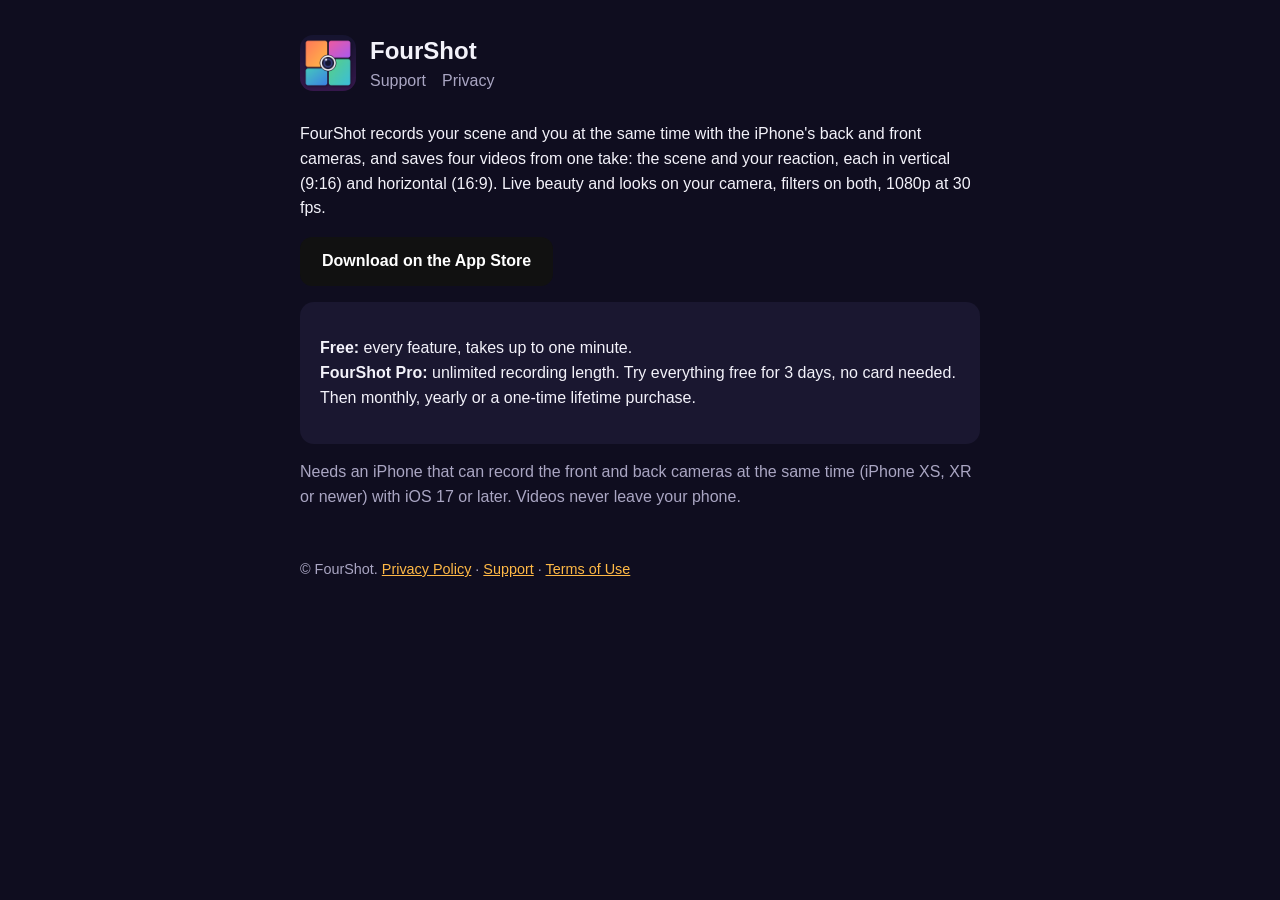
<file: index.html>
<!doctype html>
<html lang="en">
<head>
<meta charset="utf-8">
<meta name="viewport" content="width=device-width, initial-scale=1">
<title>FourShot · Four videos from one take</title>
<meta name="description" content="FourShot records your scene and your reaction at the same time on iPhone: four videos, tall and wide, with live beauty.">
<link rel="stylesheet" href="style.css">
<link rel="icon" href="icon.png">
</head>
<body>
<main>
<header>
  <img src="icon.png" alt="FourShot icon">
  <div><h1>FourShot</h1><nav><a href="support.html">Support</a><a href="privacy.html">Privacy</a></nav></div>
</header>
<p>FourShot records your scene and you at the same time with the iPhone's back and front cameras, and saves four videos from one take: the scene and your reaction, each in vertical (9:16) and horizontal (16:9). Live beauty and looks on your camera, filters on both, 1080p at 30 fps.</p>
<p><a href="https://apps.apple.com/us/app/fourshot/id6825063763" style="display:inline-block;background:#111;color:#fff;padding:12px 22px;border-radius:12px;font-weight:600;text-decoration:none">Download on the App Store</a></p>
<div class="card">
  <p><strong>Free:</strong> every feature, takes up to one minute.<br>
  <strong>FourShot Pro:</strong> unlimited recording length. Try everything free for 3 days, no card needed. Then monthly, yearly or a one-time lifetime purchase.</p>
</div>
<p class="muted">Needs an iPhone that can record the front and back cameras at the same time (iPhone XS, XR or newer) with iOS 17 or later. Videos never leave your phone.</p>
<footer>© FourShot. <a href="privacy.html">Privacy Policy</a> · <a href="support.html">Support</a> · <a href="https://www.apple.com/legal/internet-services/itunes/dev/stdeula/">Terms of Use</a></footer>
</main>
</body>
</html>
</file>
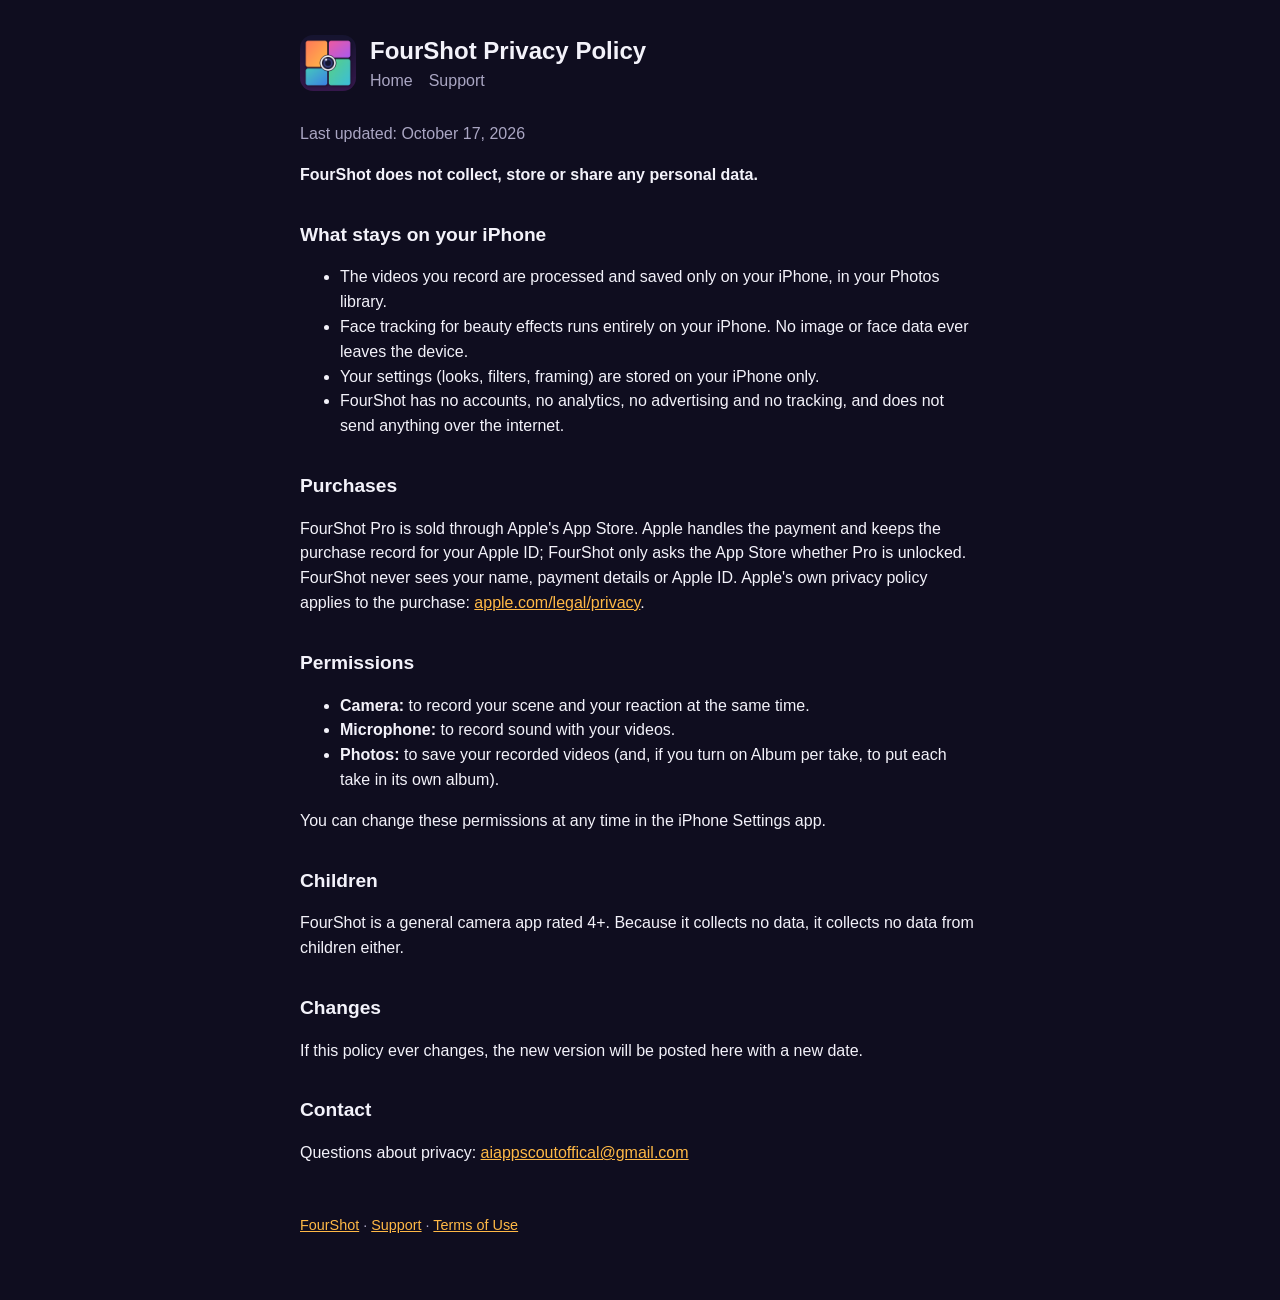
<file: privacy.html>
<!doctype html>
<html lang="en">
<head>
<meta charset="utf-8">
<meta name="viewport" content="width=device-width, initial-scale=1">
<title>FourShot Privacy Policy</title>
<link rel="stylesheet" href="style.css">
<link rel="icon" href="icon.png">
</head>
<body>
<main>
<header>
  <img src="icon.png" alt="FourShot icon">
  <div><h1>FourShot Privacy Policy</h1><nav><a href="index.html">Home</a><a href="support.html">Support</a></nav></div>
</header>
<p class="muted">Last updated: October 17, 2026</p>

<p><strong>FourShot does not collect, store or share any personal data.</strong></p>

<h2>What stays on your iPhone</h2>
<ul>
  <li>The videos you record are processed and saved only on your iPhone, in your Photos library.</li>
  <li>Face tracking for beauty effects runs entirely on your iPhone. No image or face data ever leaves the device.</li>
  <li>Your settings (looks, filters, framing) are stored on your iPhone only.</li>
  <li>FourShot has no accounts, no analytics, no advertising and no tracking, and does not send anything over the internet.</li>
</ul>

<h2>Purchases</h2>
<p>FourShot Pro is sold through Apple's App Store. Apple handles the payment and keeps the purchase record for your Apple ID; FourShot only asks the App Store whether Pro is unlocked. FourShot never sees your name, payment details or Apple ID. Apple's own privacy policy applies to the purchase: <a href="https://www.apple.com/legal/privacy/">apple.com/legal/privacy</a>.</p>

<h2>Permissions</h2>
<ul>
  <li><strong>Camera:</strong> to record your scene and your reaction at the same time.</li>
  <li><strong>Microphone:</strong> to record sound with your videos.</li>
  <li><strong>Photos:</strong> to save your recorded videos (and, if you turn on Album per take, to put each take in its own album).</li>
</ul>
<p>You can change these permissions at any time in the iPhone Settings app.</p>

<h2>Children</h2>
<p>FourShot is a general camera app rated 4+. Because it collects no data, it collects no data from children either.</p>

<h2>Changes</h2>
<p>If this policy ever changes, the new version will be posted here with a new date.</p>

<h2>Contact</h2>
<p>Questions about privacy: <a href="mailto:aiappscoutoffical@gmail.com">aiappscoutoffical@gmail.com</a></p>

<footer><a href="index.html">FourShot</a> · <a href="support.html">Support</a> · <a href="https://www.apple.com/legal/internet-services/itunes/dev/stdeula/">Terms of Use</a></footer>
</main>
</body>
</html>
</file>
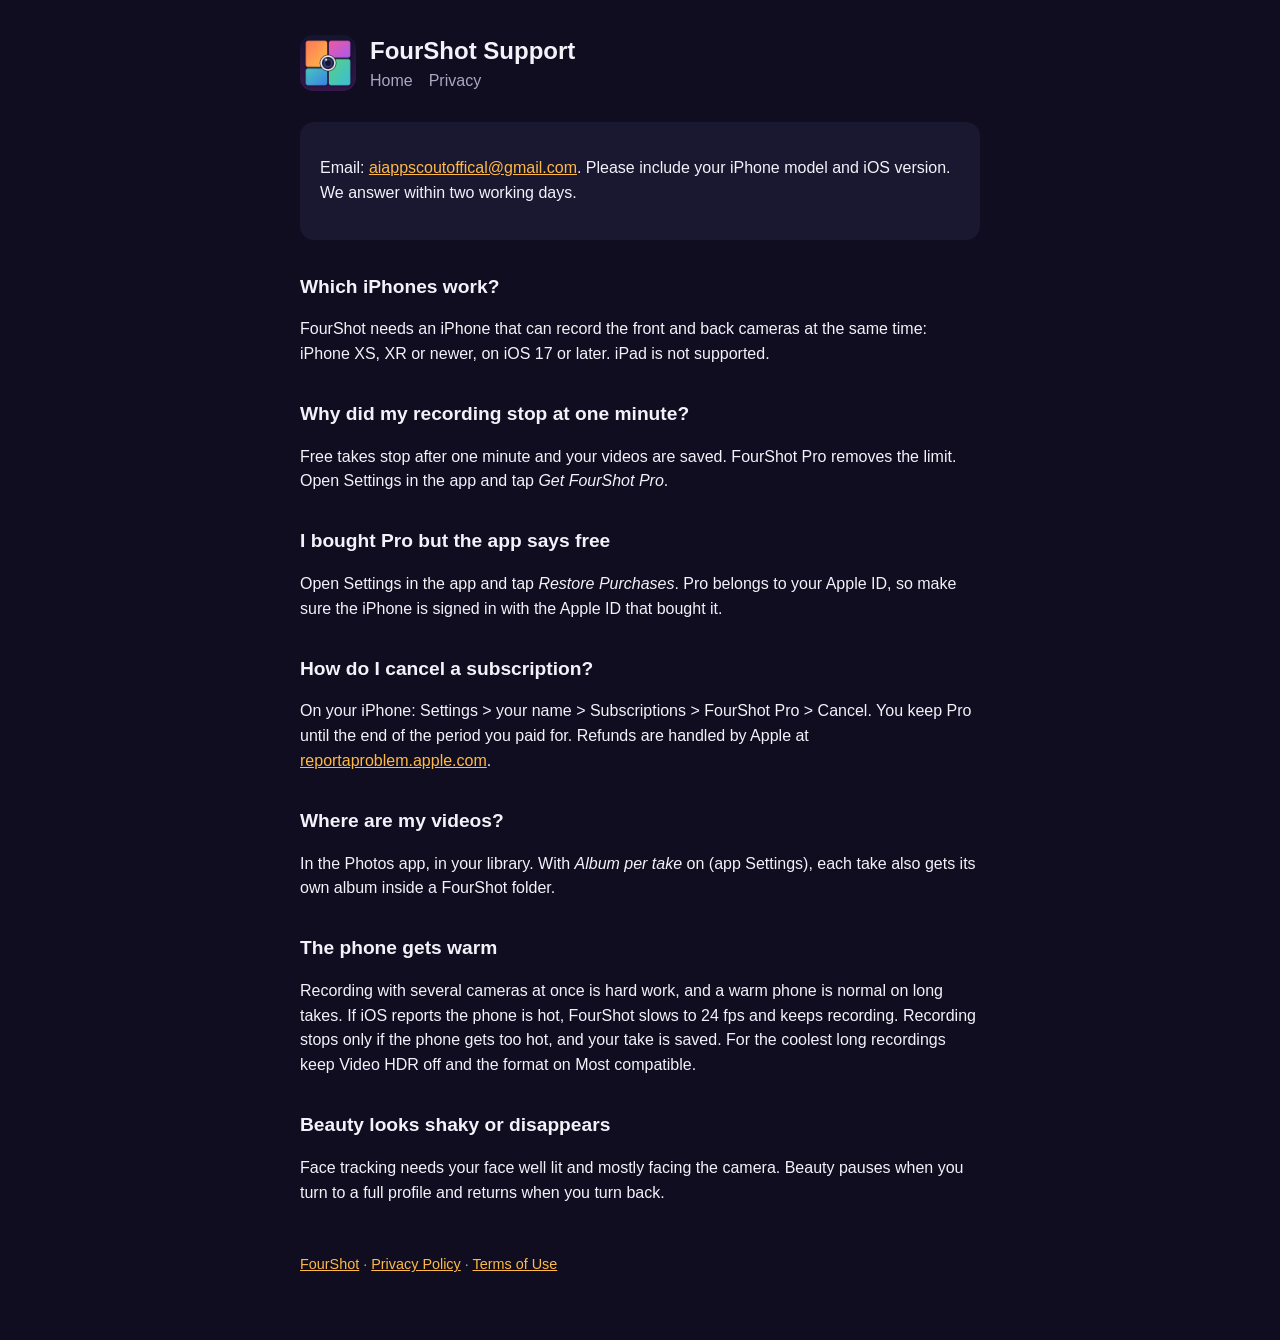
<file: support.html>
<!doctype html>
<html lang="en">
<head>
<meta charset="utf-8">
<meta name="viewport" content="width=device-width, initial-scale=1">
<title>FourShot Support</title>
<link rel="stylesheet" href="style.css">
<link rel="icon" href="icon.png">
</head>
<body>
<main>
<header>
  <img src="icon.png" alt="FourShot icon">
  <div><h1>FourShot Support</h1><nav><a href="index.html">Home</a><a href="privacy.html">Privacy</a></nav></div>
</header>

<div class="card"><p>Email: <a href="mailto:aiappscoutoffical@gmail.com">aiappscoutoffical@gmail.com</a>. Please include your iPhone model and iOS version. We answer within two working days.</p></div>

<h2>Which iPhones work?</h2>
<p>FourShot needs an iPhone that can record the front and back cameras at the same time: iPhone XS, XR or newer, on iOS 17 or later. iPad is not supported.</p>

<h2>Why did my recording stop at one minute?</h2>
<p>Free takes stop after one minute and your videos are saved. FourShot Pro removes the limit. Open Settings in the app and tap <em>Get FourShot Pro</em>.</p>

<h2>I bought Pro but the app says free</h2>
<p>Open Settings in the app and tap <em>Restore Purchases</em>. Pro belongs to your Apple ID, so make sure the iPhone is signed in with the Apple ID that bought it.</p>

<h2>How do I cancel a subscription?</h2>
<p>On your iPhone: Settings &gt; your name &gt; Subscriptions &gt; FourShot Pro &gt; Cancel. You keep Pro until the end of the period you paid for. Refunds are handled by Apple at <a href="https://reportaproblem.apple.com">reportaproblem.apple.com</a>.</p>

<h2>Where are my videos?</h2>
<p>In the Photos app, in your library. With <em>Album per take</em> on (app Settings), each take also gets its own album inside a FourShot folder.</p>

<h2>The phone gets warm</h2>
<p>Recording with several cameras at once is hard work, and a warm phone is normal on long takes. If iOS reports the phone is hot, FourShot slows to 24 fps and keeps recording. Recording stops only if the phone gets too hot, and your take is saved. For the coolest long recordings keep Video HDR off and the format on Most compatible.</p>

<h2>Beauty looks shaky or disappears</h2>
<p>Face tracking needs your face well lit and mostly facing the camera. Beauty pauses when you turn to a full profile and returns when you turn back.</p>

<footer><a href="index.html">FourShot</a> · <a href="privacy.html">Privacy Policy</a> · <a href="https://www.apple.com/legal/internet-services/itunes/dev/stdeula/">Terms of Use</a></footer>
</main>
</body>
</html>
</file>
<file: style.css>
:root { --bg:#0f0d1f; --card:#1a1730; --text:#f3f2fa; --muted:#aaa6c3; --accent:#ffb946; }
* { box-sizing: border-box; }
body { margin:0; font-family: -apple-system, BlinkMacSystemFont, "Segoe UI", Roboto, Helvetica, Arial, sans-serif; background:var(--bg); color:var(--text); line-height:1.55; }
main { max-width: 720px; margin: 0 auto; padding: 32px 20px 64px; }
header { display:flex; align-items:center; gap:14px; margin-bottom: 28px; }
header img { width:56px; height:56px; border-radius: 13px; }
header h1 { font-size: 1.5rem; margin:0; }
nav a { color: var(--muted); margin-right: 16px; text-decoration:none; }
nav a:hover { color: var(--text); }
h2 { margin-top: 32px; font-size: 1.2rem; }
p, li { color: var(--text); }
.muted { color: var(--muted); }
.card { background: var(--card); border-radius: 14px; padding: 18px 20px; margin: 16px 0; }
a { color: var(--accent); }
footer { margin-top: 48px; color: var(--muted); font-size: 0.9rem; }
</file>
